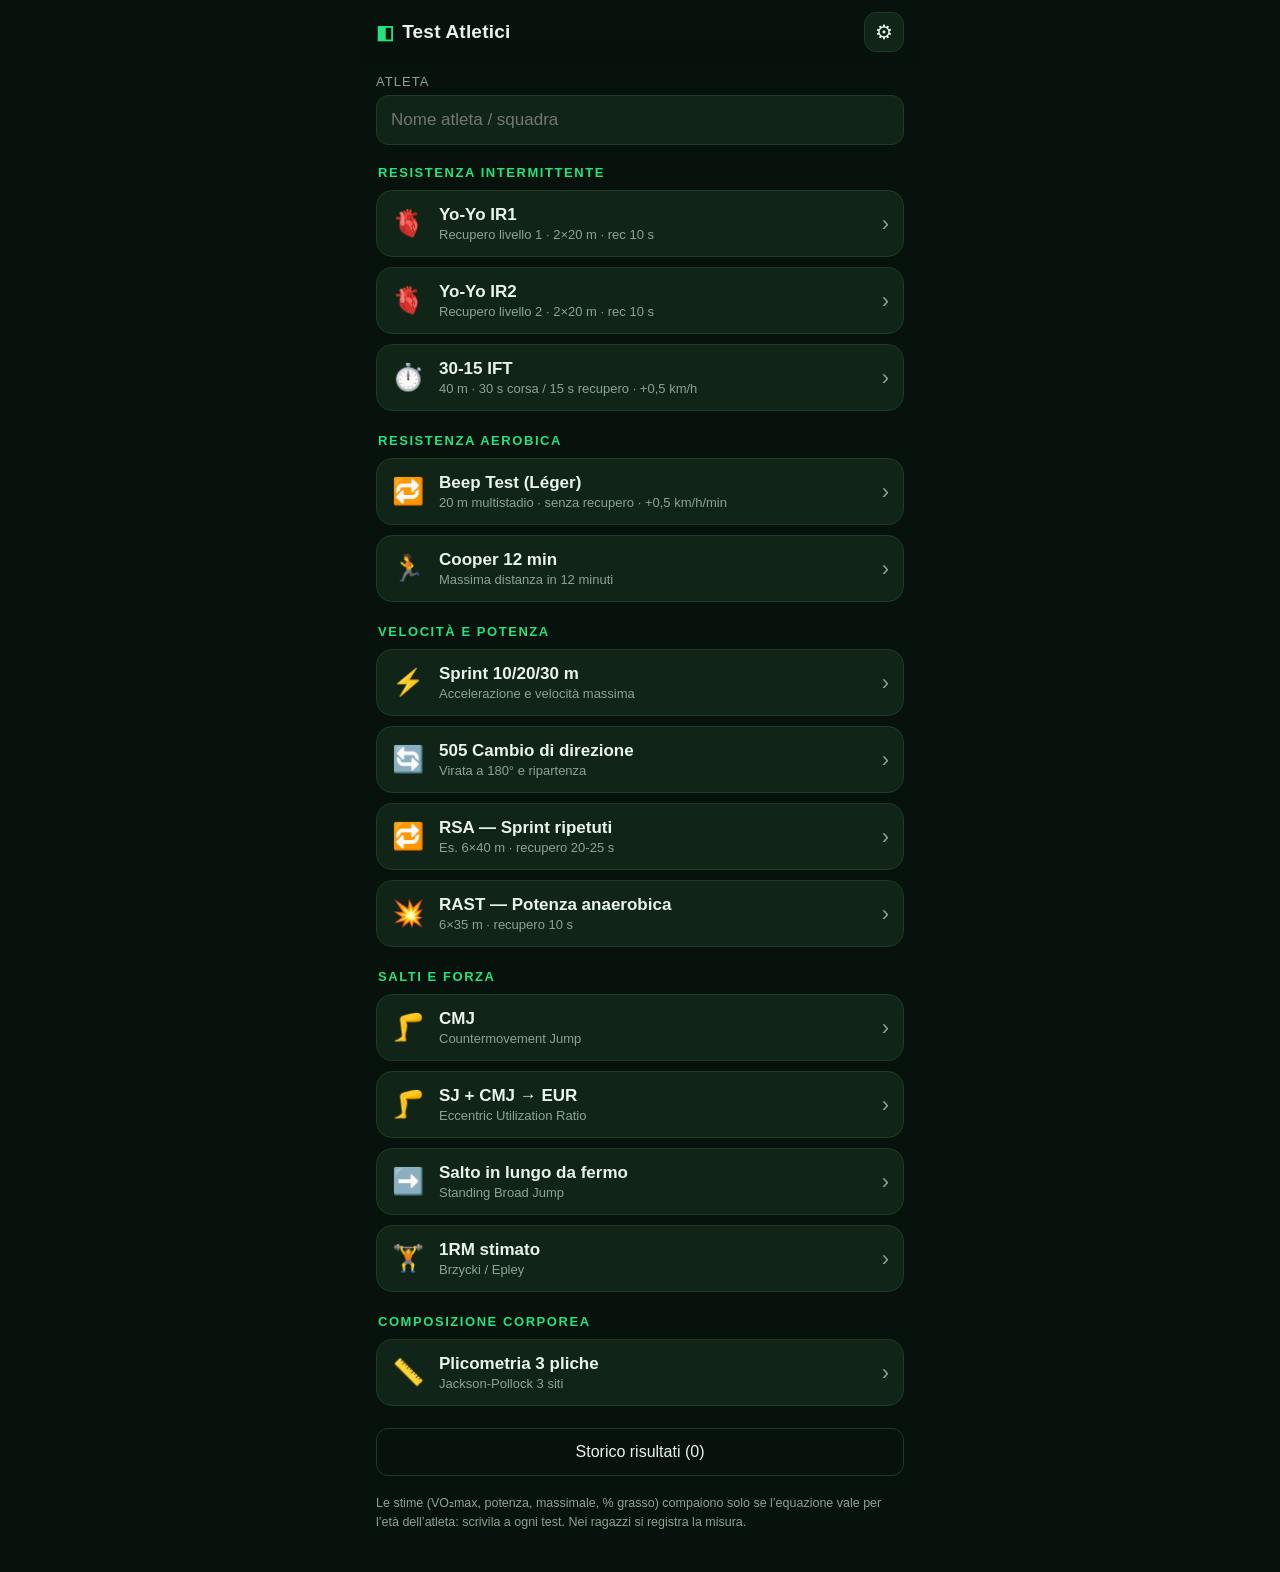
<file: index.html>
<!DOCTYPE html>
<html lang="it">
<head>
  <meta charset="UTF-8">
  <meta name="viewport" content="width=device-width, initial-scale=1, viewport-fit=cover, maximum-scale=1, user-scalable=no">
  <title>Test Atletici — Campo</title>
  <meta name="description" content="App da campo per i test atletici: Yo-Yo IR1/IR2, 30-15 IFT, Beep test, Cooper, sprint, salti, forza. Audio, cronometri e calcolo VO2max.">

  <!-- PWA / installazione su iPhone -->
  <link rel="manifest" href="./manifest.webmanifest">
  <meta name="theme-color" content="#07120C">
  <meta name="apple-mobile-web-app-capable" content="yes">
  <meta name="mobile-web-app-capable" content="yes">
  <meta name="apple-mobile-web-app-status-bar-style" content="black-translucent">
  <meta name="apple-mobile-web-app-title" content="Test Atletici">
  <link rel="apple-touch-icon" href="./icons/icon-180.png">
  <link rel="icon" type="image/png" href="./icons/icon-192.png">

  <link rel="stylesheet" href="./css/styles.css">
</head>
<body>
  <main id="app"><!-- l'app viene renderizzata via JS --></main>

  <script src="./js/data.js"></script>
  <script src="./js/audio.js"></script>
  <script src="./js/engines.js"></script>
  <script src="./js/calc.js"></script>
  <script src="./js/app.js"></script>
</body>
</html>
</file>
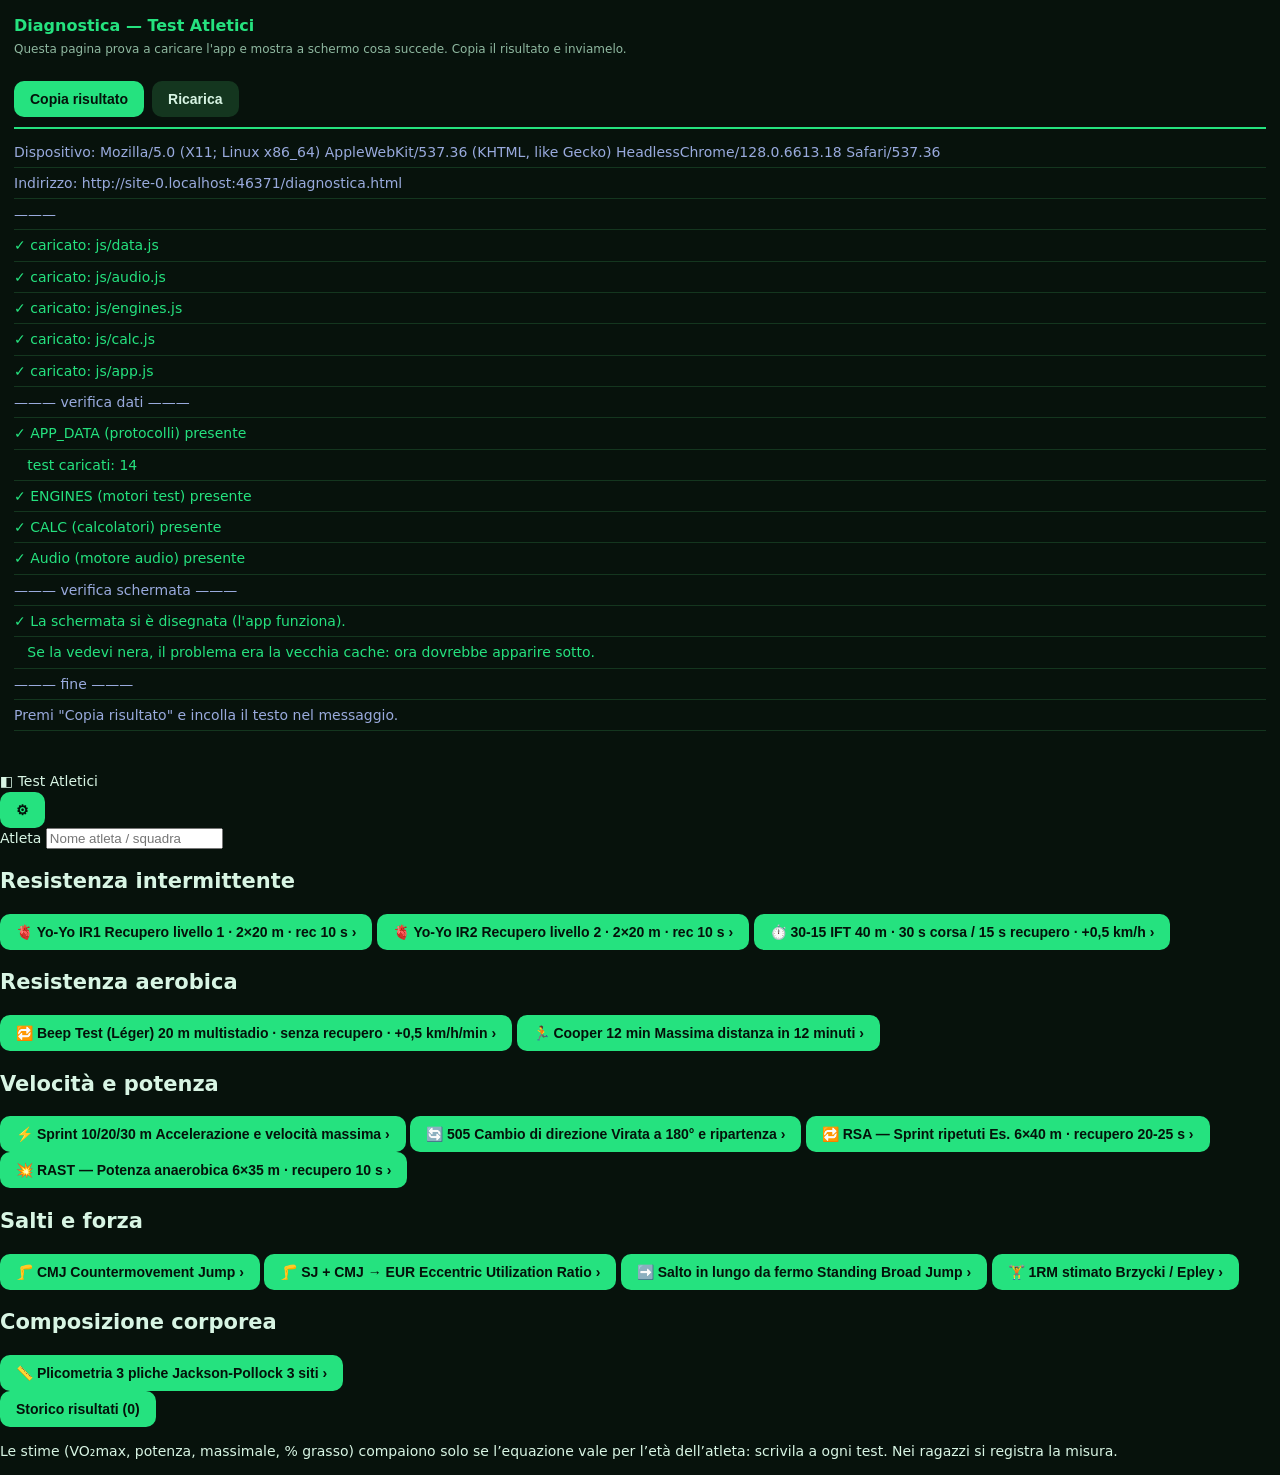
<file: diagnostica.html>
<!DOCTYPE html>
<html lang="it">
<head>
<meta charset="UTF-8">
<meta name="viewport" content="width=device-width, initial-scale=1, viewport-fit=cover">
<title>Diagnostica — Test Atletici</title>
<style>
  html,body{margin:0;background:#07120C;color:#d8f5e4;
    font:14px/1.45 -apple-system,BlinkMacSystemFont,system-ui,sans-serif}
  #wrap{padding:14px 14px 40px}
  h1{font-size:16px;color:#25E27F;margin:0 0 4px}
  .sub{color:#8fb8a0;margin:0 0 12px;font-size:12px}
  .row{padding:5px 0;border-bottom:1px solid #14361f;white-space:pre-wrap;word-break:break-word}
  .ok{color:#25E27F}
  .err{color:#ff7a7a;font-weight:700}
  .info{color:#9ad}
  .bar{position:sticky;top:0;background:#07120C;padding:10px 0;display:flex;gap:8px;flex-wrap:wrap;
    border-bottom:2px solid #25E27F;margin-bottom:8px}
  button{background:#25E27F;color:#04120a;border:0;padding:10px 16px;border-radius:10px;
    font-weight:700;font-size:14px}
  button.sec{background:#14361f;color:#d8f5e4}
</style>
</head>
<body>
<div id="wrap">
  <h1>Diagnostica — Test Atletici</h1>
  <p class="sub">Questa pagina prova a caricare l'app e mostra a schermo cosa succede. Copia il risultato e inviamelo.</p>
  <div class="bar">
    <button onclick="copyLog()">Copia risultato</button>
    <button class="sec" onclick="location.reload()">Ricarica</button>
  </div>
  <div id="log"></div>
</div>

<!-- contenitore che l'app userà per disegnarsi -->
<main id="app" style="display:none"></main>

<script>
(function(){
  var logEl = document.getElementById('log');
  function line(msg, cls){
    var d = document.createElement('div');
    d.className = 'row' + (cls ? ' ' + cls : '');
    d.textContent = msg;
    logEl.appendChild(d);
    return d;
  }
  window.__diagLine = line;

  window.copyLog = function(){
    var txt = logEl.innerText;
    if(navigator.clipboard && navigator.clipboard.writeText){
      navigator.clipboard.writeText(txt).then(
        function(){ line('✓ Risultato copiato: incollalo nel messaggio.', 'ok'); },
        function(){ line('ⓘ Copia non riuscita: fai uno screenshot.', 'info'); }
      );
    } else {
      line('ⓘ Copia non disponibile: fai uno screenshot di questa schermata.', 'info');
    }
  };

  // 1) intercetta OGNI errore JavaScript e lo stampa
  window.onerror = function(message, source, lineno, colno, error){
    var file = (source || '').split('/').pop() || '?';
    line('✗ ERRORE JS: ' + message, 'err');
    line('   in ' + file + '  (riga ' + lineno + ', col ' + colno + ')', 'err');
    if(error && error.stack){ line('   ' + error.stack, 'err'); }
    return false;
  };
  window.addEventListener('unhandledrejection', function(e){
    var r = e.reason;
    line('✗ PROMISE non gestita: ' + ((r && (r.message || r)) || 'sconosciuto'), 'err');
    if(r && r.stack){ line('   ' + r.stack, 'err'); }
  });

  // 2) pulisci eventuali service worker / cache vecchi, così testiamo i file freschi
  try{
    if('serviceWorker' in navigator){
      navigator.serviceWorker.getRegistrations().then(function(rs){
        rs.forEach(function(r){ r.unregister(); });
        if(rs.length) line('ⓘ Rimossi ' + rs.length + ' service worker precedenti (ricarica per pulizia totale).', 'info');
      });
    }
    if(window.caches && caches.keys){
      caches.keys().then(function(keys){ keys.forEach(function(k){ caches.delete(k); }); });
    }
  }catch(e){ line('ⓘ Pulizia cache non riuscita: ' + e.message, 'info'); }

  line('Dispositivo: ' + navigator.userAgent, 'info');
  line('Indirizzo: ' + location.href, 'info');
  line('———', 'info');

  // 3) carica i file dell'app UNO ALLA VOLTA (con anti-cache) e riporta l'esito di ciascuno
  var files = ['js/data.js','js/audio.js','js/engines.js','js/calc.js','js/app.js'];
  var i = 0;
  function loadNext(){
    if(i >= files.length){ verify(); return; }
    var f = files[i];
    var s = document.createElement('script');
    s.src = './' + f + '?v=' + Date.now();      // aggira la cache
    s.onload = function(){ line('✓ caricato: ' + f, 'ok'); i++; loadNext(); };
    s.onerror = function(){ line('✗ NON caricato (404/blocco rete): ' + f, 'err'); i++; loadNext(); };
    document.body.appendChild(s);
  }

  function has(name, val){
    if(val !== undefined && val !== null){ line('✓ ' + name + ' presente', 'ok'); return true; }
    line('✗ ' + name + ' MANCANTE', 'err'); return false;
  }

  function verify(){
    line('——— verifica dati ———', 'info');
    if(has('APP_DATA (protocolli)', window.APP_DATA) && window.APP_DATA){
      try{
        var t = window.APP_DATA.TESTS;
        line('   test caricati: ' + (t ? t.length : '??'), t && t.length ? 'ok' : 'err');
      }catch(e){ line('   errore leggendo i test: ' + e.message, 'err'); }
    }
    has('ENGINES (motori test)', window.ENGINES);
    has('CALC (calcolatori)', window.CALC);
    has('Audio (motore audio)', window.Audio);

    // 4) l'app.js in fondo chiama renderHome() da solo: controllo se ha disegnato
    line('——— verifica schermata ———', 'info');
    var appEl = document.getElementById('app');
    var empty = !appEl || appEl.innerHTML.trim() === '';
    if(empty){
      line('✗ La schermata dell\'app è VUOTA: il rendering NON è avvenuto.', 'err');
      line('   → Se qui sopra NON vedi un "ERRORE JS" rosso, il blocco è dentro renderHome():', 'err');
      line('     forzo ora una chiamata manuale per catturarlo…', 'info');
      try{
        if(typeof window.renderHome === 'function'){ window.renderHome(); line('   renderHome() chiamato senza errori', 'ok'); }
        else { line('   renderHome non è esposto su window (normale): l\'errore è già stato mostrato sopra.', 'info'); }
      }catch(e){
        line('   ✗ renderHome ha lanciato: ' + e.message, 'err');
        if(e.stack) line('   ' + e.stack, 'err');
      }
    } else {
      appEl.style.display = '';
      line('✓ La schermata si è disegnata (l\'app funziona).', 'ok');
      line('   Se la vedevi nera, il problema era la vecchia cache: ora dovrebbe apparire sotto.', 'ok');
    }
    line('——— fine ———', 'info');
    line('Premi "Copia risultato" e incolla il testo nel messaggio.', 'info');
  }

  if(document.readyState === 'loading'){ document.addEventListener('DOMContentLoaded', loadNext); }
  else { loadNext(); }
})();
</script>
</body>
</html>
</file>
<file: css/styles.css>
/* =============================================================================
   styles.css — Tema "strumento da campo"
   Alto contrasto per luce esterna. Fase CORRI = verde fosforo, RECUPERO = ambra.
   Font di sistema (nessuna dipendenza esterna: funziona offline).
============================================================================= */
:root{
  --bg:#07120C;            /* verde-notte del campo */
  --bg2:#0C1B12;
  --panel:#102518;
  --line:#1C3A27;
  --ink:#EAF4EC;
  --muted:#8AA492;
  --run:#25E27F;          /* fosforo: CORRI */
  --run-deep:#0B3D24;
  --rec:#F6A821;          /* ambra: RECUPERO */
  --rec-deep:#4A2E05;
  --danger:#FF5A4D;
  --accent:#25E27F;
  --radius:16px;
  --mono:ui-monospace,"SF Mono",SFMono-Regular,"Roboto Mono",Menlo,monospace;
  --sans:-apple-system,BlinkMacSystemFont,"Segoe UI",Roboto,Helvetica,Arial,sans-serif;
}
*{box-sizing:border-box;-webkit-tap-highlight-color:transparent;}
html,body{margin:0;padding:0;background:var(--bg);color:var(--ink);font-family:var(--sans);}
body{min-height:100vh;min-height:100dvh;overscroll-behavior:none;}
button,input,select{font-family:inherit;}
input,select{font-size:17px;} /* evita lo zoom automatico iOS */
h2,h3{margin:0;}
ol,ul{margin:0;padding-left:20px;}
li{margin:.35em 0;line-height:1.45;}

#app{max-width:560px;margin:0 auto;min-height:100vh;min-height:100dvh;display:flex;flex-direction:column;}

/* ---- Topbar ---- */
.topbar{display:flex;align-items:center;justify-content:space-between;gap:8px;
  padding:calc(env(safe-area-inset-top) + 12px) 16px 12px;position:sticky;top:0;z-index:5;
  background:linear-gradient(180deg,var(--bg) 70%,transparent);}
.brand{font-weight:700;letter-spacing:.2px;font-size:19px;display:flex;align-items:center;gap:8px;}
.brand-mark{color:var(--run);}
.icon-btn{background:var(--panel);border:1px solid var(--line);color:var(--ink);
  width:40px;height:40px;border-radius:12px;font-size:20px;line-height:1;cursor:pointer;}
.icon-btn.light{background:rgba(255,255,255,.08);border-color:transparent;}

.wrap{padding:4px 16px calc(env(safe-area-inset-bottom) + 28px);flex:1;}

/* ---- Home ---- */
.atleta-field{display:flex;flex-direction:column;gap:6px;margin:6px 0 20px;}
.atleta-field span{font-size:13px;color:var(--muted);text-transform:uppercase;letter-spacing:.08em;}
.atleta-field input{background:var(--panel);border:1px solid var(--line);border-radius:12px;
  color:var(--ink);padding:14px;font-size:17px;}
.group{margin-bottom:22px;}
.group-title{font-size:13px;color:var(--run);text-transform:uppercase;letter-spacing:.12em;
  margin:0 0 10px 2px;font-weight:700;}
.card-list{display:flex;flex-direction:column;gap:10px;}
.test-card{display:flex;align-items:center;gap:14px;width:100%;text-align:left;
  background:var(--panel);border:1px solid var(--line);border-radius:var(--radius);
  padding:14px 14px;color:var(--ink);cursor:pointer;transition:transform .08s,border-color .15s;}
.test-card:active{transform:scale(.985);border-color:var(--run);}
.tc-icon{font-size:26px;width:34px;text-align:center;}
.tc-body{display:flex;flex-direction:column;gap:2px;flex:1;min-width:0;}
.tc-name{font-weight:650;font-size:17px;}
.tc-sub{font-size:13px;color:var(--muted);}
.tc-go{color:var(--muted);font-size:22px;}

.ghost-btn{display:block;width:100%;background:transparent;border:1px solid var(--line);
  color:var(--ink);padding:14px;border-radius:12px;font-size:16px;margin-top:6px;cursor:pointer;}
.ghost-btn:active{background:var(--panel);}
.danger-text{color:var(--danger);border-color:rgba(255,90,77,.4);}
.link-btn{background:none;border:none;color:var(--danger);font-size:14px;padding:6px 0 0;cursor:pointer;}
.foot-note{color:var(--muted);font-size:12.5px;line-height:1.5;margin-top:18px;}

/* ---- Dettaglio test ---- */
.lead{font-size:16px;line-height:1.5;color:var(--ink);margin:4px 0 16px;}
.info-block{background:var(--panel);border:1px solid var(--line);border-radius:var(--radius);
  padding:14px 16px;margin-bottom:12px;}
.info-block h3{font-size:13px;text-transform:uppercase;letter-spacing:.08em;color:var(--run);margin-bottom:8px;}
.info-block p{margin:0;line-height:1.5;font-size:15px;}
.info-block.note h3{color:var(--rec);}
.info-block.formula{background:var(--bg2);}
.info-block.formula p{font-family:var(--mono);font-size:13px;color:var(--muted);}

/* ---- Diagramma campo ---- */
.field-diagram{background:var(--run-deep);border:1px solid var(--line);border-radius:var(--radius);
  padding:10px;margin-bottom:14px;color:var(--run);}
.field-diagram svg{width:100%;height:auto;display:block;}
.pitch{fill:#0a2417;stroke:#1C3A27;}
.ln{stroke:#EAF4EC;stroke-width:2.5;}
.ln.dash{stroke:#25E27F;stroke-width:1.5;stroke-dasharray:3 4;}
.arrow{stroke:#25E27F;stroke-width:2;fill:none;}
.tx{fill:#EAF4EC;font-size:11px;font-family:var(--sans);}
.tx.small{font-size:9px;fill:#8AA492;}

/* ---- Bottoni principali ---- */
.primary-btn{background:var(--run);color:#04160C;border:none;border-radius:14px;
  font-weight:750;font-size:18px;padding:16px;cursor:pointer;width:100%;letter-spacing:.2px;}
.primary-btn:active{filter:brightness(.92);}
.primary-btn.big{padding:20px;font-size:20px;margin-top:8px;}
.danger-btn{background:var(--danger);color:#fff;border:none;border-radius:14px;font-weight:750;
  font-size:18px;padding:18px;cursor:pointer;width:100%;}
.danger-btn.big{padding:20px;font-size:20px;}
.hidden{display:none !important;}

/* ---- Schermata di esecuzione ---- */
.run-screen{display:flex;flex-direction:column;min-height:100vh;min-height:100dvh;
  padding:calc(env(safe-area-inset-top) + 10px) 16px calc(env(safe-area-inset-bottom) + 18px);}
.run-top{display:flex;align-items:center;justify-content:space-between;gap:8px;margin-bottom:10px;}
.run-title{font-weight:700;font-size:16px;}
.run-elapsed{font-family:var(--mono);font-size:16px;color:var(--muted);min-width:56px;text-align:right;}

.phase-panel{flex:1;display:flex;flex-direction:column;align-items:center;justify-content:center;
  border-radius:24px;background:var(--panel);border:2px solid var(--line);margin-bottom:14px;
  transition:background .12s,border-color .12s;padding:20px;min-height:44vh;}
.phase-panel.is-run{background:var(--run-deep);border-color:var(--run);}
.phase-panel.is-rec{background:var(--rec-deep);border-color:var(--rec);}
.phase-label{font-size:15px;letter-spacing:.22em;text-transform:uppercase;font-weight:800;color:var(--muted);}
.phase-panel.is-run .phase-label{color:var(--run);}
.phase-panel.is-rec .phase-label{color:var(--rec);}
.phase-count{font-family:var(--mono);font-weight:700;font-size:clamp(84px,34vw,180px);line-height:.95;
  margin:6px 0;color:var(--ink);font-variant-numeric:tabular-nums;}
.phase-speed{font-family:var(--mono);font-size:22px;color:var(--muted);}
.big-timer .phase-count{font-size:clamp(64px,22vw,120px);}

.flash-run{animation:fr .35s ease;}
.flash-rec{animation:fx .35s ease;}
@keyframes fr{0%{box-shadow:0 0 0 0 var(--run);}100%{box-shadow:0 0 0 0 transparent;}}
@keyframes fx{0%{box-shadow:0 0 0 0 var(--rec);}100%{box-shadow:0 0 0 0 transparent;}}

.run-stats{display:flex;gap:10px;margin-bottom:14px;}
.stat{flex:1;background:var(--panel);border:1px solid var(--line);border-radius:14px;
  padding:12px 8px;text-align:center;display:flex;flex-direction:column;gap:2px;}
.s-val{font-family:var(--mono);font-size:26px;font-weight:700;}
.s-lab{font-size:11px;color:var(--muted);text-transform:uppercase;letter-spacing:.06em;}
.run-actions{display:flex;flex-direction:column;gap:10px;}
.run-hint{color:var(--muted);font-size:12.5px;text-align:center;margin:10px 0 0;line-height:1.5;}

/* split & serie */
.split-row{display:flex;gap:10px;margin-bottom:14px;}
.split-btn{flex:1;background:var(--panel);border:1px solid var(--line);color:var(--ink);
  border-radius:14px;padding:18px 6px;font-size:16px;font-weight:650;cursor:pointer;}
.split-btn:active{border-color:var(--run);}
.split-btn.done{background:var(--run-deep);border-color:var(--run);color:var(--run);font-family:var(--mono);font-size:14px;}
.split-btn:disabled{opacity:.55;}

/* ---- Form ---- */
.form-grid{display:flex;flex-direction:column;gap:12px;margin-bottom:18px;}
.field{display:flex;flex-direction:column;gap:6px;}
.field span{font-size:13px;color:var(--muted);}
.field input,.field select{background:var(--panel);border:1px solid var(--line);border-radius:12px;
  color:var(--ink);padding:14px;font-size:17px;}

/* ---- Risultato ---- */
.result-hero{background:var(--run-deep);border:2px solid var(--run);border-radius:22px;
  padding:26px 20px;text-align:center;margin-bottom:16px;}
.rh-lab{font-size:13px;text-transform:uppercase;letter-spacing:.12em;color:var(--run);font-weight:700;}
.rh-val{font-family:var(--mono);font-size:60px;font-weight:700;margin:6px 0;line-height:1;}
.rh-val small{font-size:20px;color:var(--muted);margin-left:6px;}
.rh-norm{font-size:12.5px;color:var(--muted);}
.result-rows{background:var(--panel);border:1px solid var(--line);border-radius:16px;overflow:hidden;margin-bottom:14px;}
.rr{display:flex;justify-content:space-between;padding:13px 16px;border-bottom:1px solid var(--line);font-size:15px;}
.rr:last-child{border-bottom:none;}
.rr b{font-family:var(--mono);}
.formula-note{font-family:var(--mono);font-size:12px;color:var(--muted);text-align:center;margin:0 0 16px;line-height:1.5;}

/* ---- Storico ---- */
.hist-card{background:var(--panel);border:1px solid var(--line);border-radius:16px;padding:14px 16px;margin-bottom:10px;}
.hc-top{display:flex;justify-content:space-between;font-size:14px;color:var(--muted);}
.hc-top b{color:var(--ink);}
.hc-mid{font-size:13px;color:var(--run);margin:4px 0 2px;text-transform:uppercase;letter-spacing:.05em;}
.hc-val{font-size:17px;}
.hc-val b{font-family:var(--mono);}
.empty{color:var(--muted);text-align:center;margin-top:40px;line-height:1.6;}

/* ---- Impostazioni ---- */
.toggle-row{display:flex;align-items:center;justify-content:space-between;background:var(--panel);
  border:1px solid var(--line);border-radius:14px;padding:16px;margin-bottom:14px;font-size:16px;}
.toggle-row input{width:52px;height:30px;}

@media (prefers-reduced-motion:reduce){ .flash-run,.flash-rec{animation:none;} }
</file>
